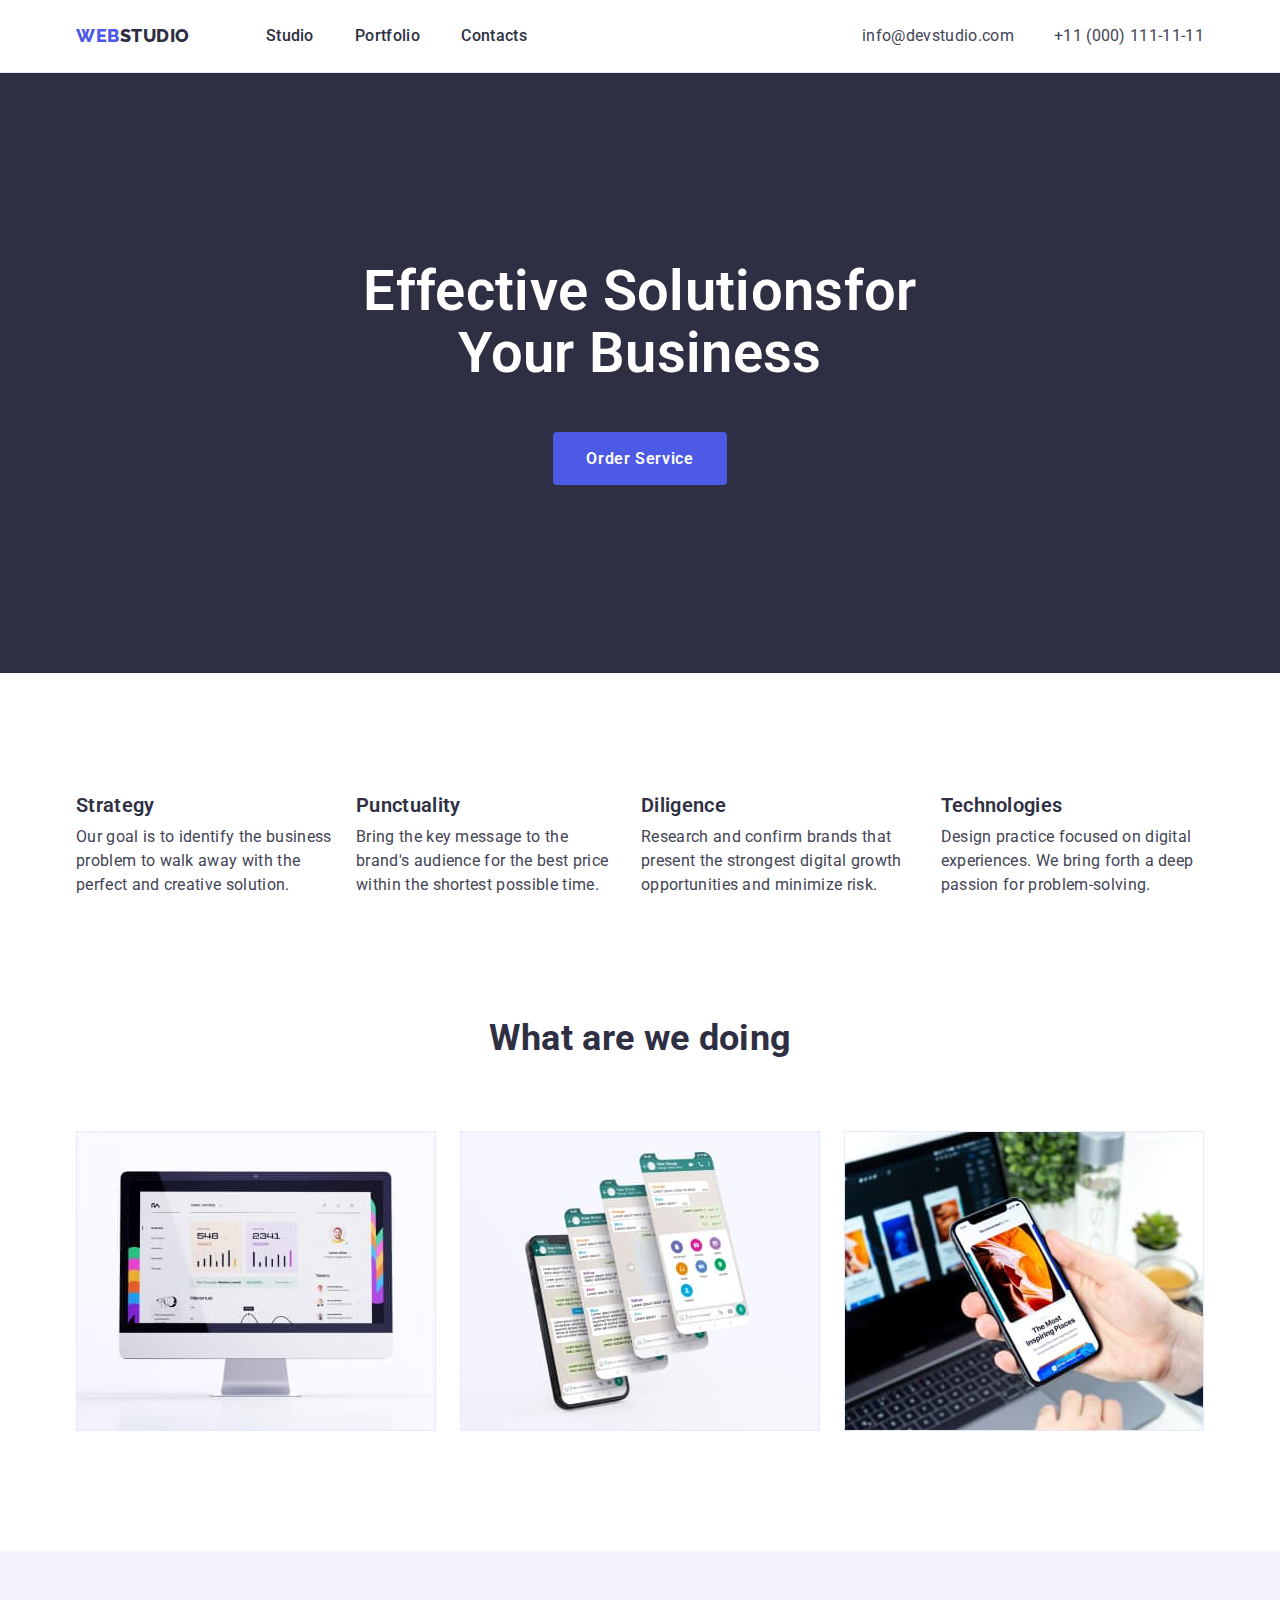
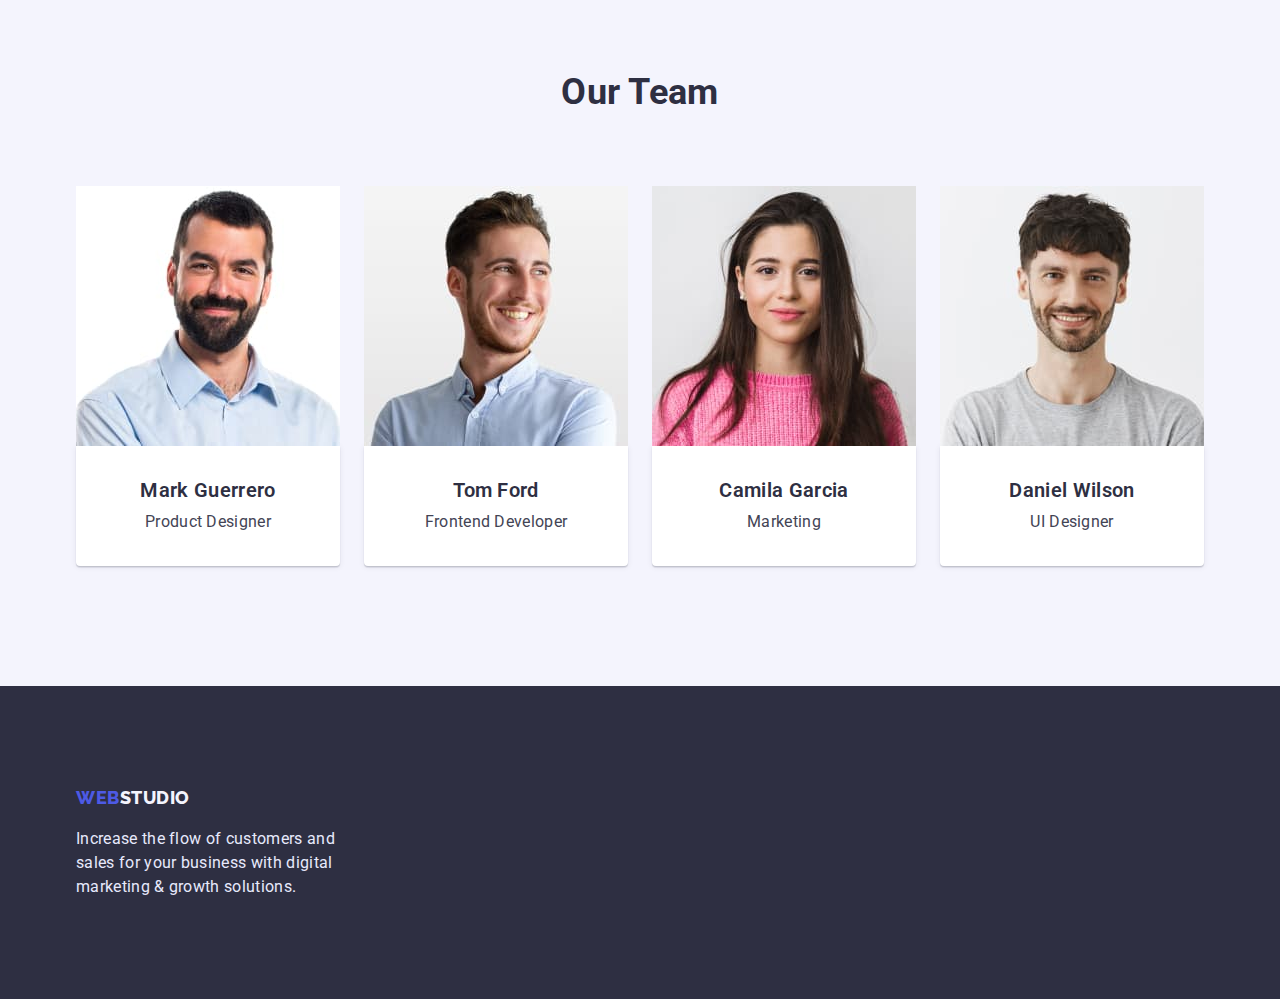
<file: index.html>
<!DOCTYPE html>
<html lang="en">
  <head>
    <meta charset="UTF-8" />
    <meta http-equiv="X-UA-Compatible" content="IE=edge" />
    <meta name="viewport" content="width=device-width, initial-scale=1.0" />
    <title>Studio</title>
    <link
      rel="stylesheet"
      href="https://cdn.jsdelivr.net/npm/modern-normalize@1.1.0/modern-normalize.min.css"
    />
    <link rel="preconnect" href="https://fonts.googleapis.com" />
    <link rel="preconnect" href="https://fonts.gstatic.com" crossorigin />
    <link
      href="https://fonts.googleapis.com/css2?family=Raleway:wght@800&family=Roboto:wght@400;500;700;900&display=swap"
      rel="stylesheet"
    />
    <link rel="stylesheet" href="./css/styles.css" />
  </head>
  <body>
    <header class="header-border">
      <div class="container header-line">
        <nav class="logo-line">
          <a class="link logo" href="./index.html"
            >Web<span class="logo-part">Studio</span>
          </a>
          <ul class="list nav-line">
            <li><a class="link nav-link" href="./index.html">Studio</a></li>
            <li>
              <a class="link nav-link" href="./portfolio.html">Portfolio</a>
            </li>
            <li><a class="link nav-link" href="#">Contacts</a></li>
          </ul>
        </nav>
        <ul class="list contact-line">
          <li>
            <a class="link contact-link" href="mailto:info@devstudio.com"
              >info@devstudio.com
            </a>
          </li>
          <li>
            <a class="link contact-link tel" href="tel:+110001111111"
              >+11 (000) 111-11-11
            </a>
          </li>
        </ul>
      </div>
    </header>

    <main>
      <section class="hero-section">
        <div class="container">
          <h1 class="hero-title">
            Effective Solutionsfor <br />
            Your Business
          </h1>
          <button class="hero-button" type="button">Order Service</button>
        </div>
      </section>
      <section class="section">
        <div class="container">
          <h2 class="title-section visually-hidden">Features of the studio</h2>
          <ul class="list features-list">
            <li class="features-item">
              <h2 class="subtitle-section">Strategy</h2>
              <p>
                Our goal is to identify the business problem to walk away with
                the perfect and creative solution.
              </p>
            </li>
            <li class="features-item">
              <h2 class="subtitle-section">Punctuality</h2>
              <p>
                Bring the key message to the brand's audience for the best price
                within the shortest possible time.
              </p>
            </li>
            <li class="features-item">
              <h2 class="subtitle-section">Diligence</h2>
              <p>
                Research and confirm brands that present the strongest digital
                growth opportunities and minimize risk.
              </p>
            </li>
            <li class="features-item">
              <h2 class="subtitle-section">Technologies</h2>
              <p>
                Design practice focused on digital experiences. We bring forth a
                deep passion for problem-solving.
              </p>
            </li>
          </ul>
        </div>
      </section>
      <section class="section doing-section">
        <div class="container">
          <h2 class="title-section">What are we doing</h2>
          <ul class="list doing-list">
            <li class="doing-item">
              <img
                src="./images/box1.jpg"
                alt="development of sites"
                width="360"
                height="300"
              />
            </li>
            <li class="doing-item">
              <img
                src="./images/box2.jpg"
                alt="adaptation for smartphones"
                width="360"
                height="300"
              />
            </li>
            <li>
              <img
                src="./images/box3.jpg"
                alt="gamification"
                width="360"
                height="300"
              />
            </li>
          </ul>
        </div>
      </section>
      <section class="section-light section">
        <div class="container">
          <h2 class="title-section">Our Team</h2>
          <ul class="list team-list">
            <li>
              <img
                src="./images/teamcard1.jpg"
                alt="Photo of the Product Designer"
                width="264"
                height="260"
              />
              <div class="team-item">
                <h3 class="subtitle-section">Mark Guerrero</h3>
                <p>Product Designer</p>
              </div>
            </li>
            <li>
              <img
                src="./images/teamcard2.jpg"
                alt="Photo of the Frontend Developer"
                width="264"
                height="260"
              />
              <div class="team-item">
                <h3 class="subtitle-section">Tom Ford</h3>
                <p>Frontend Developer</p>
              </div>
            </li>
            <li>
              <img
                src="./images/teamcard3.jpg"
                alt="Photo of the Marketing"
                width="264"
                height="260"
              />
              <div class="team-item">
                <h3 class="subtitle-section">Camila Garcia</h3>
                <p>Marketing</p>
              </div>
            </li>
            <li>
              <img
                src="./images/teamcard4.jpg"
                alt="Photo of the UI Designer"
                width="264"
                height="260"
              />
              <div class="team-item">
                <h3 class="subtitle-section">Daniel Wilson</h3>
                <p>UI Designer</p>
              </div>
            </li>
          </ul>
        </div>
      </section>
    </main>

    <footer class="footer">
      <div class="container">
        <div class="footer-item">
          <a class="link logo" href="./index.html"
            >Web<span class="logo-part-footer">Studio</span>
          </a>
          <p class="text-footer">
            Increase the flow of customers and sales for your business with
            digital marketing & growth solutions.
          </p>
        </div>
      </div>
    </footer>
  </body>
</html>
</file>
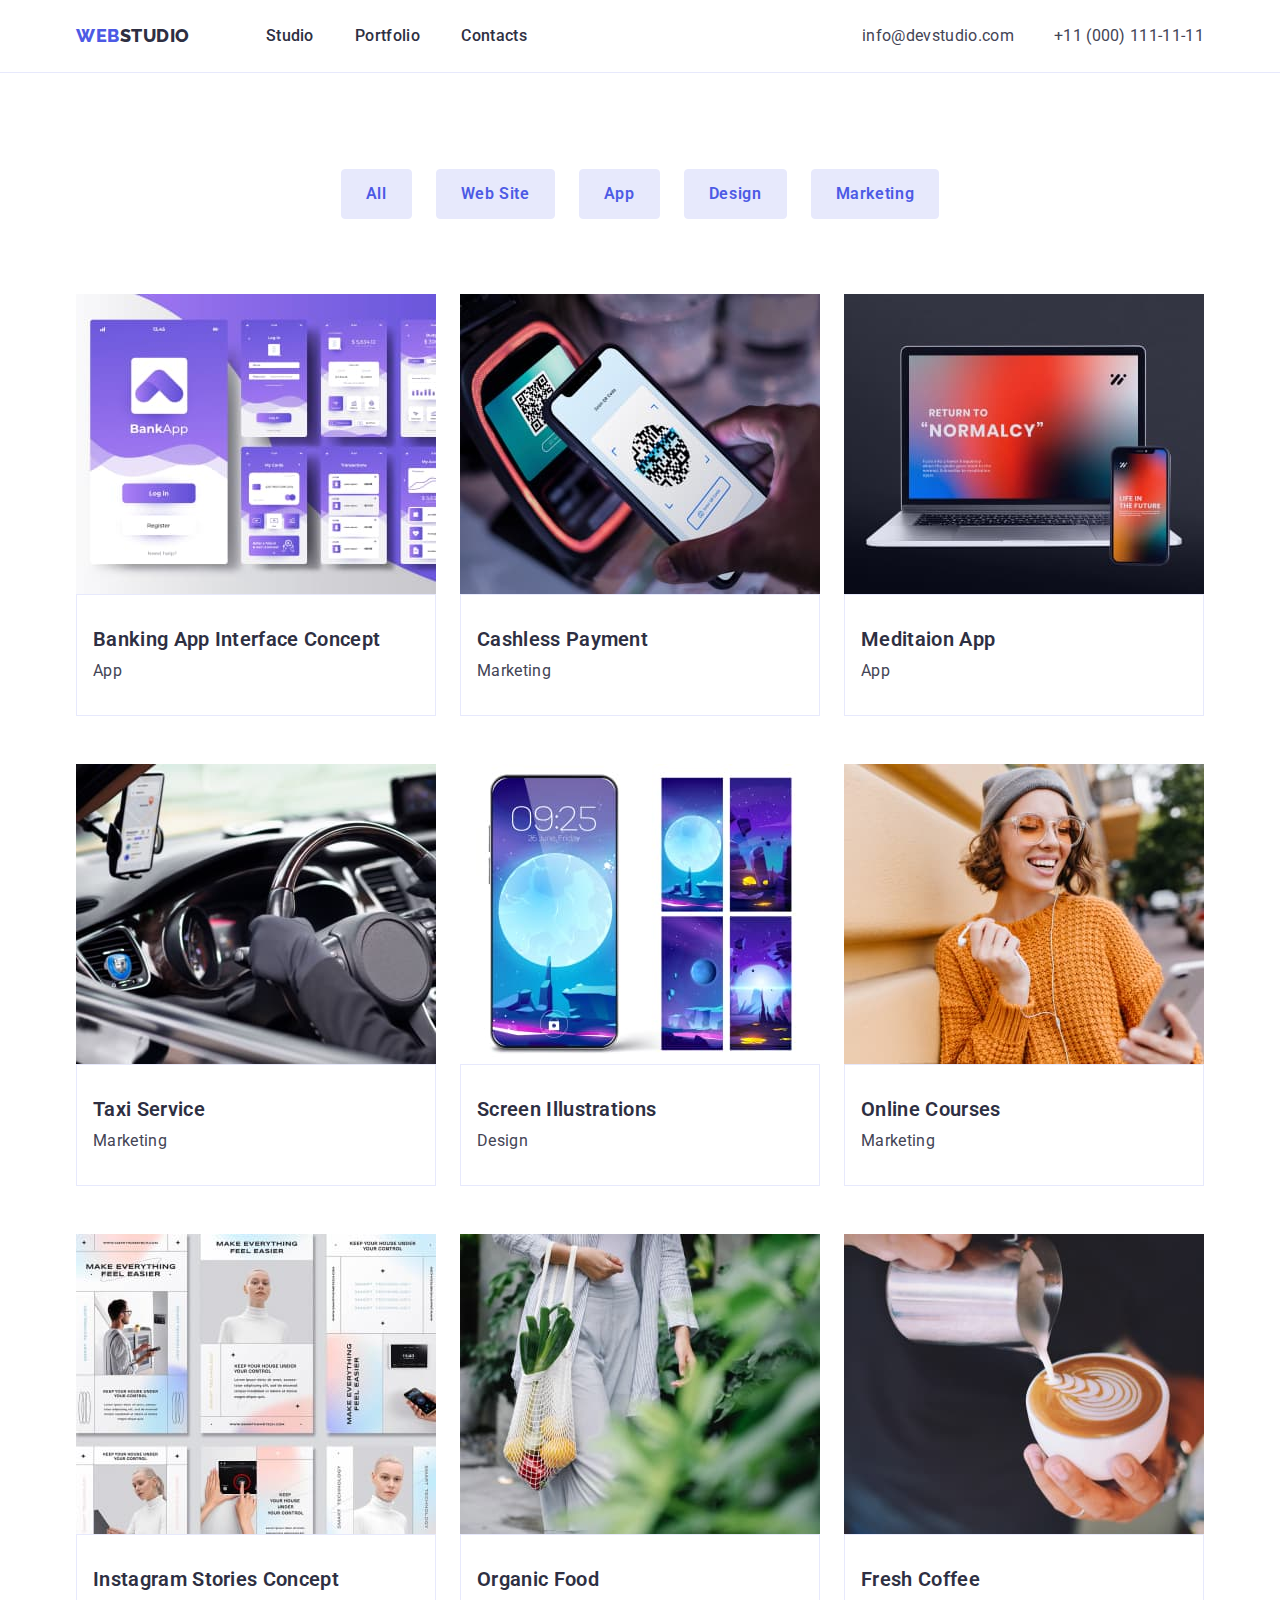
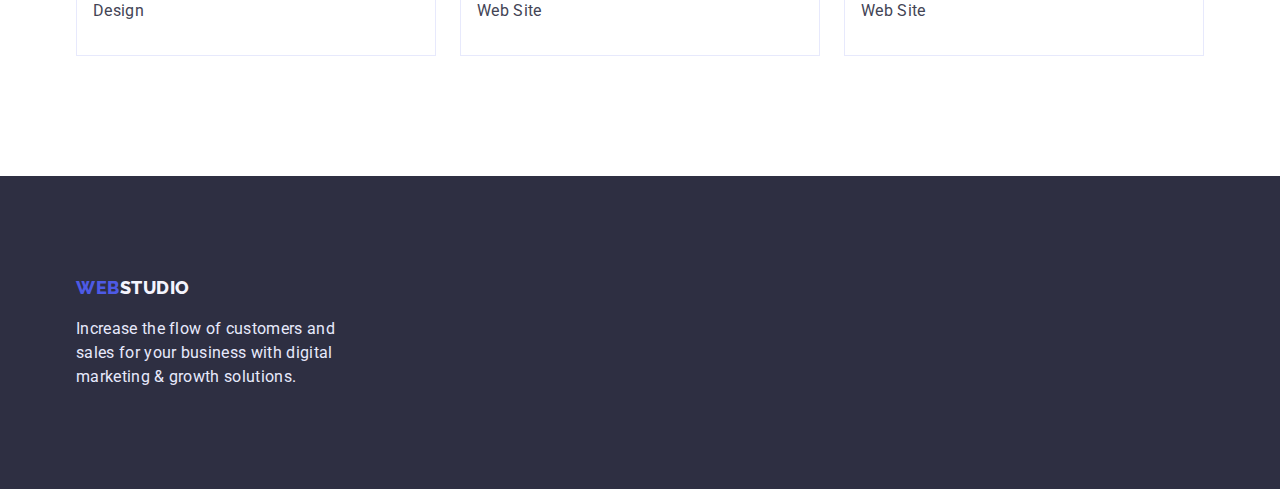
<file: portfolio.html>
<!DOCTYPE html>
<html lang="en">
  <head>
    <meta charset="UTF-8" />
    <meta http-equiv="X-UA-Compatible" content="IE=edge" />
    <meta name="viewport" content="width=device-width, initial-scale=1.0" />
    <title>Portfolio</title>
    <link
      rel="stylesheet"
      href="https://cdn.jsdelivr.net/npm/modern-normalize@1.1.0/modern-normalize.min.css"
    />
    <link rel="preconnect" href="https://fonts.googleapis.com" />
    <link rel="preconnect" href="https://fonts.gstatic.com" crossorigin />
    <link
      href="https://fonts.googleapis.com/css2?family=Raleway:wght@800&family=Roboto:wght@400;500;700;900&display=swap"
      rel="stylesheet"
    />
    <link rel="stylesheet" href="./css/styles.css" />
  </head>
  <body>
    <header class="header-border">
      <div class="container header-line">
        <nav class="logo-line">
          <a class="link logo" href="./index.html"
            >Web<span class="logo-part">Studio</span>
          </a>
          <ul class="list nav-line">
            <li><a class="link nav-link" href="./index.html">Studio</a></li>
            <li>
              <a class="link nav-link" href="./portfolio.html">Portfolio</a>
            </li>
            <li><a class="link nav-link" href="#">Contacts</a></li>
          </ul>
        </nav>
        <ul class="list contact-line">
          <li>
            <a class="link contact-link" href="mailto:info@devstudio.com"
              >info@devstudio.com
            </a>
          </li>
          <li>
            <a class="link contact-link tel" href="tel:+110001111111"
              >+11 (000) 111-11-11
            </a>
          </li>
        </ul>
      </div>
    </header>

    <main>
      <section class="portfolio">
        <div class="container">
          <h1 class="visually-hidden">Projects</h1>
          <ul class="list button-list">
            <li class="button-item">
              <button class="button" type="button">All</button>
            </li>
            <li class="button-item">
              <button class="button" type="button">Web Site</button>
            </li>
            <li class="button-item">
              <button class="button" type="button">App</button>
            </li>
            <li class="button-item">
              <button class="button" type="button">Design</button>
            </li>
            <li class="button-item">
              <button class="button" type="button">Marketing</button>
            </li>
          </ul>
          <ul class="list project-list">
            <li class="item">
              <img
                src="./images/projectcard1.jpg"
                alt="photo of the project"
                width="360"
                height="300"
              />
              <div class="project-item">
                <h2 class="subtitle-section">Banking App Interface Concept</h2>
                <p>App</p>
              </div>
            </li>

            <li class="item">
              <img
                src="./images/projectcard2.jpg"
                alt="photo of the project"
                width="360"
                height="300"
              />
              <!-- <p class="project-text">
        14 Stylish and User-Friendly App Design Concepts · Task Manager
        App · Calorie Tracker App · Exotic Fruit Ecommerce App · Cloud
        Storage App
      </p> -->
              <div class="project-item">
                <h2 class="subtitle-section">Cashless Payment</h2>
                <p>Marketing</p>
              </div>
            </li>

            <li class="item">
              <img
                src="./images/projectcard3.jpg"
                alt="photo of the project"
                width="360"
                height="300"
              />
              <div class="project-item">
                <h2 class="subtitle-section">Meditaion App</h2>
                <p>App</p>
              </div>
            </li>

            <li class="item">
              <img
                src="./images/projectcard4.jpg"
                alt="photo of the project"
                width="360"
                height="300"
              />
              <div class="project-item">
                <h2 class="subtitle-section">Taxi Service</h2>
                <p>Marketing</p>
              </div>
            </li>

            <li class="item">
              <img
                src="./images/projectcard5.jpg"
                alt="photo of the project"
                width="360"
                height="300"
              />
              <div class="project-item">
                <h2 class="subtitle-section">Screen Illustrations</h2>
                <p>Design</p>
              </div>
            </li>

            <li class="item">
              <img
                src="./images/projectcard6.jpg"
                alt="photo of the project"
                width="360"
                height="300"
              />
              <div class="project-item">
                <h2 class="subtitle-section">Online Courses</h2>
                <p>Marketing</p>
              </div>
            </li>

            <li class="item">
              <img
                src="./images/projectcard7.jpg"
                alt="photo of the project"
                width="360"
                height="300"
              />
              <div class="project-item">
                <h2 class="subtitle-section">Instagram Stories Concept</h2>
                <p>Design</p>
              </div>
            </li>

            <li class="item">
              <img
                src="./images/projectcard8.jpg"
                alt="photo of the project"
                width="360"
                height="300"
              />
              <div class="project-item">
                <h2 class="subtitle-section">Organic Food</h2>
                <p>Web Site</p>
              </div>
            </li>

            <li class="item">
              <img
                src="./images/projectcard9.jpg"
                alt="photo of the project"
                width="360"
                height="300"
              />
              <div class="project-item">
                <h2 class="subtitle-section">Fresh Coffee</h2>
                <p>Web Site</p>
              </div>
            </li>
          </ul>
        </div>
      </section>
    </main>

    <footer class="footer">
      <div class="container">
        <div class="footer-item">
          <a class="link logo" href="./index.html"
            >Web<span class="logo-part-footer">Studio</span>
          </a>
          <p class="text-footer">
            Increase the flow of customers and sales for your business with
            digital marketing & growth solutions.
          </p>
        </div>
      </div>
    </footer>
  </body>
</html>
</file>
<file: css/styles.css>
:root {
  --primary-text-color: #434455; /* SLATE */
  --color-text-secondary: #2e2f42; /* NAVY BLUE */
  --color-text-footer: #e7e9fc; /* CORNFLOWER */
  --color-white: #fff;
  --color-background: #2e2f42; /* NAVY BLUE */
  --color-background-light: #f4f4fd; /* CLOUD */
  --primary-brand-color: #4d5ae5;
  --primary-font: "Roboto", sans-serif;
}

body {
  font-family: var(--primary-font);
  color: var(--primary-text-color);
  font-weight: 400;
  font-size: 16px;
  line-height: 1.5;
  letter-spacing: 0.02em;
}

.list {
  list-style: none;
  padding-left: 0;
  margin: 0;
}
.link {
  text-decoration: none;
}

h1,
h2,
h3,
ul,
p {
  margin-top: 0;
  margin-bottom: 0;
}

img {
  display: block;
}

.container {
  width: 1158px;

  margin-left: auto;
  margin-right: auto;
  padding-left: 15px;
  padding-right: 15px;
}

/* header */
.header-line {
  display: flex;
  padding-top: 24px;
  padding-bottom: 24px;
}

.header-border {
  border-bottom: 1px solid #e7e9fc;
}
.logo-line {
  display: flex;
}
.nav-line {
  display: flex;
  margin-left: 76px;
  width: 261px;
  justify-content: space-between;
}
.contact-line {
  display: flex;
  margin-left: auto;
}
.tel {
  margin-left: 40px;
}

.logo {
  color: var(--primary-brand-color);
  font-family: "Raleway";
  font-weight: 800;
  font-size: 18px;
  line-height: 1.3;
  letter-spacing: 0.03em;
  text-transform: uppercase;
}
.logo-part {
  color: var(--color-background);
}

.nav-link {
  font-weight: 500;
  color: var(--color-text-secondary);
}

.nav-link:hover,
.nav-link:focus {
  color: var(--primary-brand-color);
}
.contact-link {
  color: var(--primary-text-color);
}
.contact-link:hover,
.contact-link:focus {
  color: var(--primary-brand-color);
}

/* main Studio */

.section {
  padding-top: 120px;
  padding-bottom: 120px;
}
.hero-section {
  background-color: var(--color-background);
  padding-top: 188px;
  padding-bottom: 188px;
}

.hero-title {
  font-weight: 600;
  font-size: 56px;
  line-height: 1.1;
  text-align: center;
  color: var(--color-white);
}

.hero-button {
  background-color: var(--primary-brand-color);
  color: var(--color-white);
  cursor: pointer;
  font-family: var(--primary-font);
  font-weight: 600;
  font-size: 16px;
  line-height: 1.2;
  letter-spacing: 0.04em;
  border-radius: 4px;
  border: 1px solid transparent;
  padding: 16px 32px;
  margin-top: 48px;
  margin-left: auto;
  margin-right: auto;
  display: block;
}

.hero-button:hover,
.hero-button:focus {
  background: #404bbf;
}

.visually-hidden {
  position: absolute;
  white-space: nowrap;
  width: 1px;
  height: 1px;
  overflow: hidden;
  border: 0;
  padding: 0;
  clip: rect(0 0 0 0);
  clip-path: inset(50%);
  margin: -1px;
}

.features-list {
  display: flex;
  justify-content: space-between;
}
.features-item {
  padding-right: 24px;
}
.features-item:last-child {
  padding-right: 0px;
}

.subtitle-section {
  font-weight: 600;
  font-size: 20px;
  line-height: 1.2;
  color: var(--color-text-secondary);
  padding-bottom: 8px;
}
.doing-section {
  padding-top: 0;
}
.doing-list {
  display: flex;
  margin-top: 72px;
  justify-content: space-between;
}

.title-section {
  font-weight: 700;
  font-size: 36px;
  line-height: 1.17;
  color: var(--color-text-secondary);
  text-align: center;
}
.section-light {
  background-color: var(--color-background-light);
}
.team-list {
  display: flex;
  justify-content: space-between;
  margin-top: 72px;
}

.team-item {
  background-color: var(--color-white);
  padding-top: 32px;
  padding-bottom: 32px;
  box-shadow: 0px 1px 6px rgba(46, 47, 66, 0.08),
    0px 1px 1px rgba(46, 47, 66, 0.16), 0px 2px 1px rgba(46, 47, 66, 0.08);
  border-radius: 0px 0px 4px 4px;
  text-align: center;
}

/* footer */
.footer {
  background-color: var(--color-background);
  padding-top: 100px;
  padding-bottom: 100px;
}

.logo-part-footer {
  color: var(--color-background-light);
}

.text-footer {
  margin-top: 16px;
  color: var(--color-text-footer);
}

.footer-item {
  width: 264px;
  text-align: left;
}
/* main Portfolio */

.button {
  font-size: 16px;
  line-height: 1.5;
  letter-spacing: 0.04em;
  font-weight: 600;
  color: var(--primary-brand-color);
  background-color: var(--color-text-footer);
  cursor: pointer;
  font-family: var(--primary-font);
  padding: 12px 24px;

  border: 1px solid #e7e9fc;
  border-radius: 4px;
}
.button-item {
  margin-right: 24px;
}
.button-item:last-child {
  margin-right: 0px;
}

.button:hover,
.button:focus {
  color: var(--color-white);
  background-color: var(--primary-brand-color);
}
.button-list {
  display: flex;
  justify-content: center;
  margin-bottom: 75px;
}

.project-text {
  color: var(--color-background-light);
}
.project-list {
  display: flex;
  flex-wrap: wrap;
  margin-left: -24px;
  margin-top: -48px;
}
.project-list > .item {
  flex-basis: calc(100% / 3-24px);
  margin-left: 24px;
  margin-top: 48px;
}
.project-item {
  padding-top: 32px;
  padding-bottom: 32px;
  border: 1px solid #e7e9fc;
  padding-left: 16px;
}
.portfolio {
  padding-top: 96px;
  padding-bottom: 120px;
}
/*.
doing-item{
  margin-right: 24px;
}

  outline: 1px solid tomato;
  */
</file>
